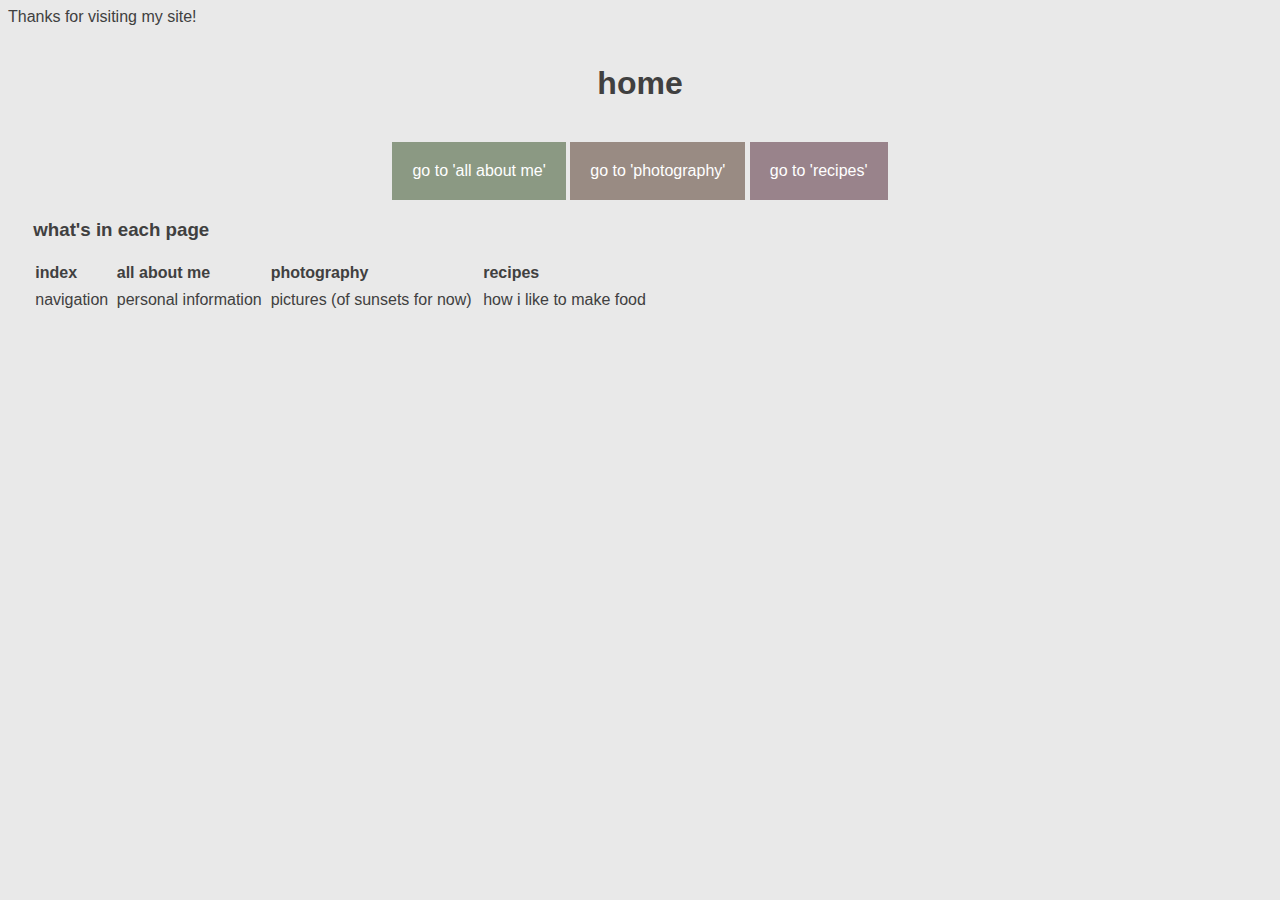
<file: index.html>
<!DOCTYPE html>
<html lang = "en">
<html>
    <head>
      <link rel="stylesheet" type="text/css" href="stylesa.css">
      <link rel="stylesheet" href="https://stackpath.bootstrapcdn.com/bootstrap/4.5.0/css/bootstrap.min.css" integrity="sha384-9aIt2nRpC12Uk9gS9baDl411NQApFmC26EwAOH8WgZl5MYYxFfc+NcPb1dKGj7Sk" crossorigin="anonymous">
      <meta charset = 'utf-8'>
      <title>my website: home</title>
    </head>
    <body>
      <div class = 'alert alert-success' role = 'alert'>
        Thanks for visiting my site!
      </div>
      <br>
      <h1 class = 'centered'>home</h1>
      <div class = 'centered'>
        <br>
        <input
          type="button"
          class = 'big-button'
          value = "go to 'all about me'"
          id = 'about_me'></input>
        <input
          type="button"
          class = 'big-button'
          value = "go to 'photography'"
          id = 'photography'></input>
          <input
            type="button"
            class = 'big-button'
            value = "go to 'recipes'"
            id = 'recipes'></input>
        <script>
          let button1 = document.getElementById('about_me')
          button1.onclick = () => {redirect('all_about_me.html')}
          let button2 = document.getElementById('photography')
          button2.onclick = () => {redirect('photography.html')}
          let button3 = document.getElementById('recipes')
          button3.onclick = () => {redirect('recipes.html')}
          function redirect (filename) {
            window.location.href = filename
          }
        </script>
      </div>
      <div class = 'indented-one'>
        <h3>what's in each page</h3>
        <table>
          <tr>
            <th>index</th>
            <th>all about me</th>
            <th>photography</th>
            <th>recipes</th>
          </tr>
          <tr>
            <td>navigation</td>
            <td>personal information</td>
            <td>pictures (of sunsets for now)</td>
            <td>how i like to make food</td>
          </tr>
        </table>
      </div>
      <div class="container">
        <div class="row">

        </div>

      </div>
    </body>
</html>
</file>
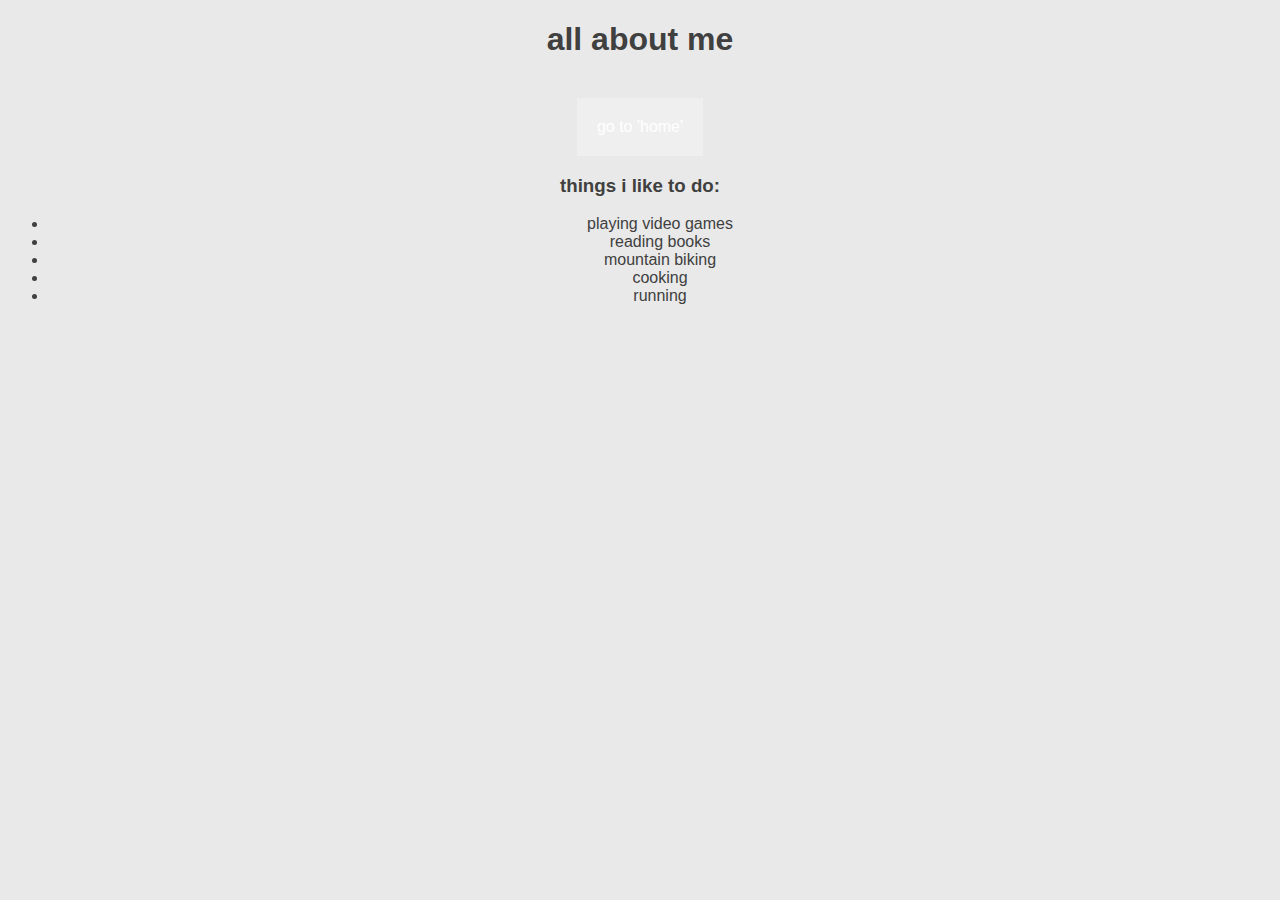
<file: all about me.html>
<!DOCTYPE html>
<html lang = "en">
<html>
    <head>
      <link rel="stylesheet" type="text/css" href="styles.css">
      <meta charset = 'utf-8'>
      <title>my website: all about me</title>
    </head>
    <body>
      <h1 class = 'centered'>all about me</h1>
      <div class = 'centered'>
        <br>
        <input
          type="button"
          class = 'big-button'
          value = "go to 'home'"
          id = 'about_me-home'>
        </input>
        <script>
          let button = document.getElementById('about_me-home')
          button.onclick = () => {redirect_to_home()}
          function redirect_to_home() {
            window.location.href = "index.html"
          }
        </script>
        <br>
        <h3>things i like to do:</h3>
        <ul>
          <li>playing video games</li>
          <li>reading books</li>
          <li>mountain biking</li>
          <li>cooking</li>
          <li>running</li>
        </ul>
      </div>
      <ul>

      </ul>
    </body>
</html>
</file>
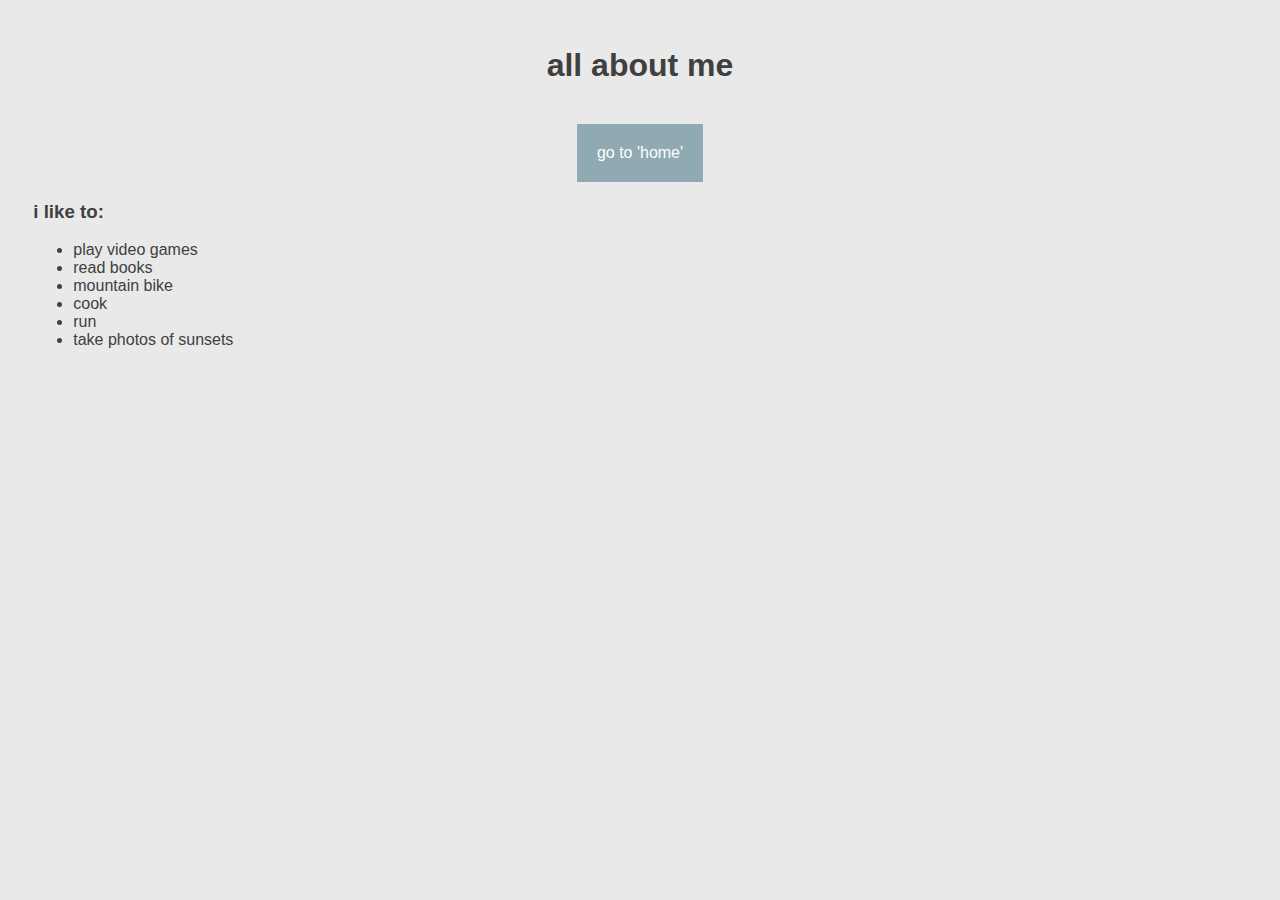
<file: all_about_me.html>
<!DOCTYPE html>
<html lang = "en">
<html>
    <head>
      <link rel="stylesheet" type="text/css" href="stylesa.css">
      <link rel="stylesheet" href="https://stackpath.bootstrapcdn.com/bootstrap/4.5.0/css/bootstrap.min.css" integrity="sha384-9aIt2nRpC12Uk9gS9baDl411NQApFmC26EwAOH8WgZl5MYYxFfc+NcPb1dKGj7Sk" crossorigin="anonymous">
      <meta charset = 'utf-8'>
      <title>my website: all about me</title>
    </head>
    <body>
      <br>
      <h1 class = 'centered'>all about me</h1>
      <div class = 'centered'>
        <br>
        <input
          type="button"
          class = 'big-button'
          value = "go to 'home'"
          id = 'home'>
        </input>
        <script>
          let button = document.getElementById('home')
          button.onclick = () => {redirect_to_home()}
          function redirect_to_home() {
            window.location.href = "index.html"
          }
        </script>
        <br>
      </div>
      <div class = "indented-one">
        <h3>i like to:</h3>
        <ul>
          <li>play video games</li>
          <li>read books</li>
          <li>mountain bike</li>
          <li>cook</li>
          <li>run</li>
          <li>take photos of sunsets</li>
        </ul>
      </div>
      <ul>

      </ul>
    </body>
</html>
</file>
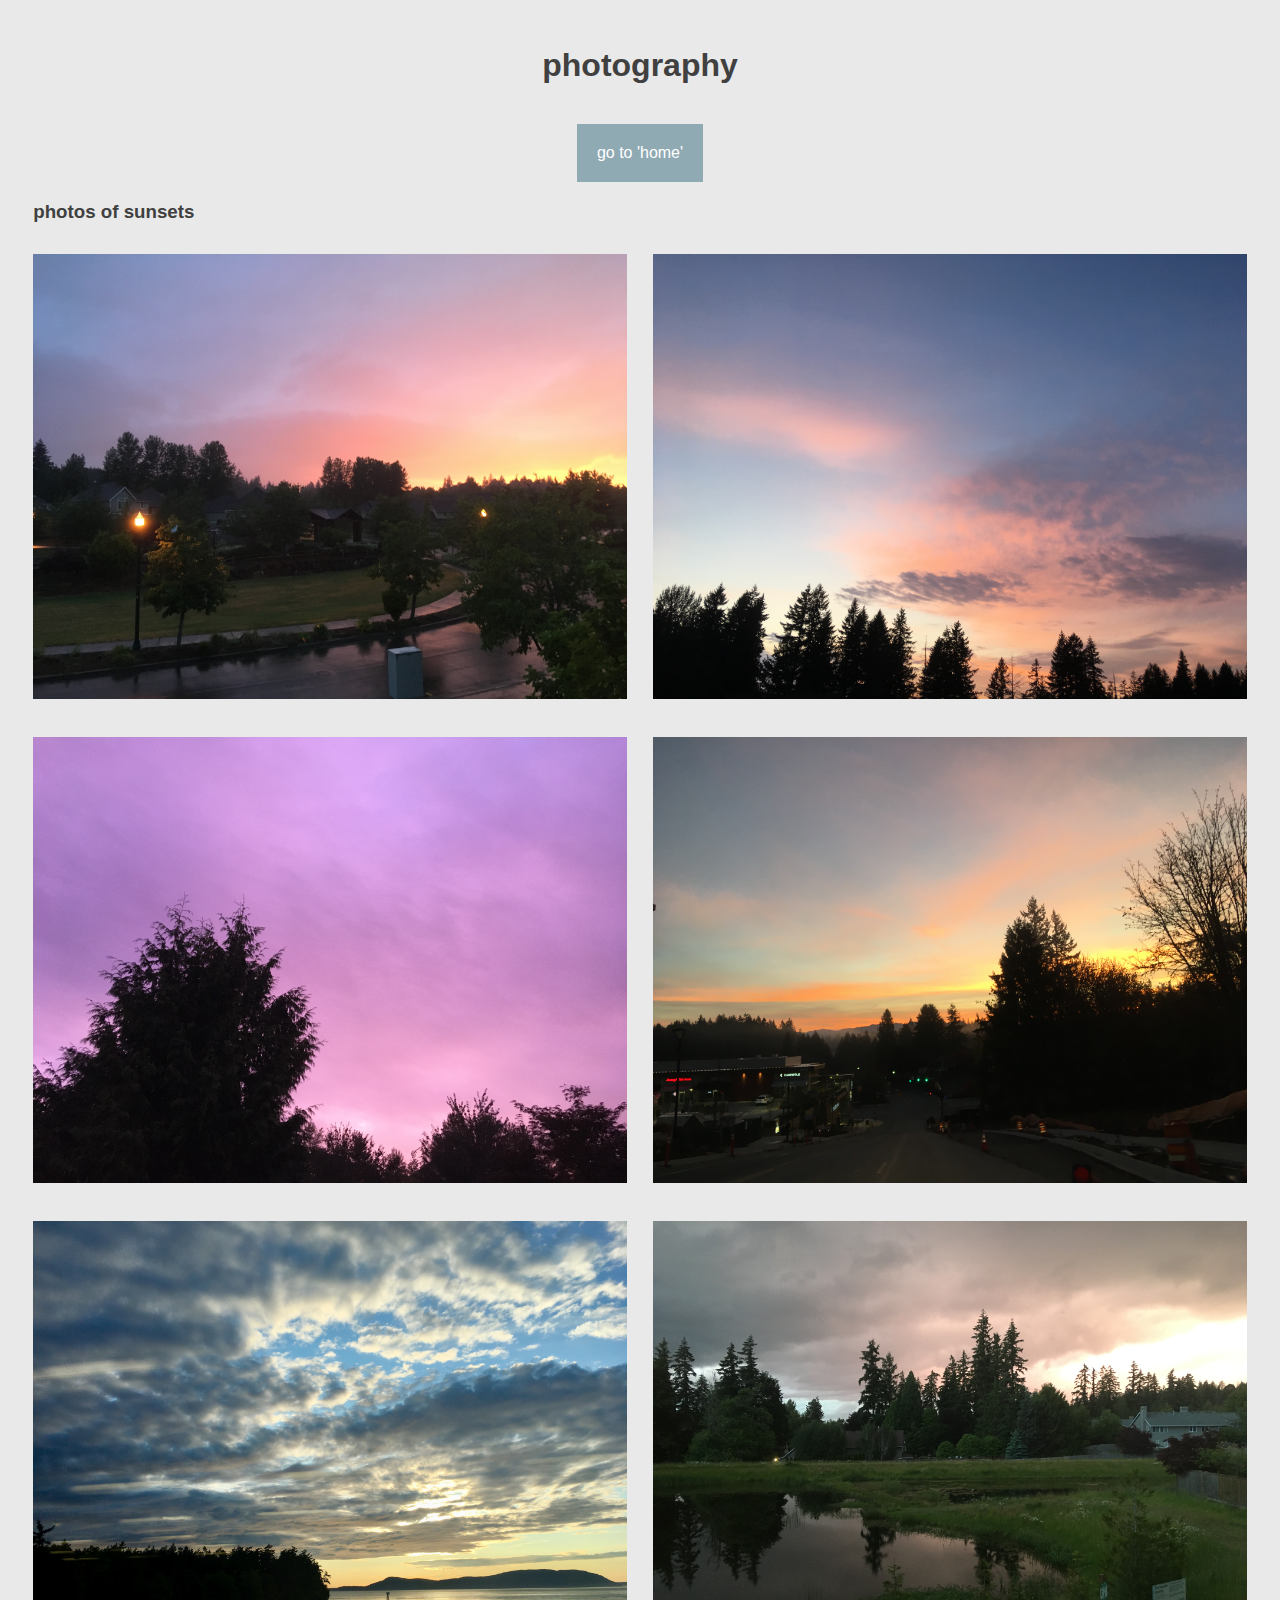
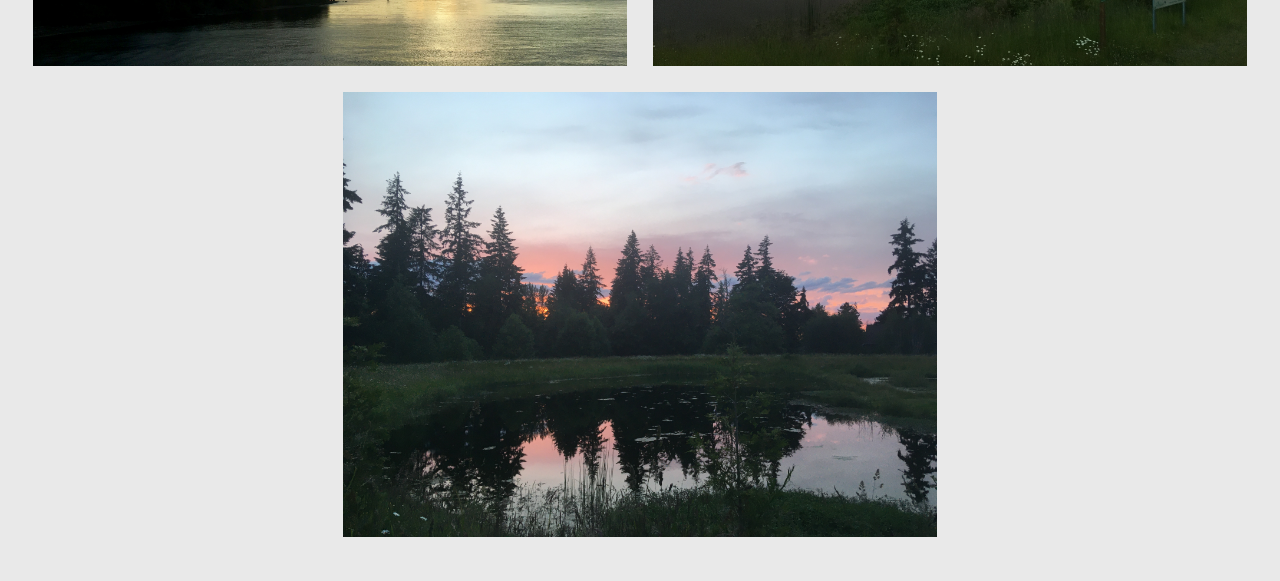
<file: photography.html>
<!DOCTYPE html>
<html lang = "en">
<html>
    <head>
      <link rel="stylesheet" type="text/css" href="stylesa.css">
      <link rel="stylesheet" href="https://stackpath.bootstrapcdn.com/bootstrap/4.5.0/css/bootstrap.min.css" integrity="sha384-9aIt2nRpC12Uk9gS9baDl411NQApFmC26EwAOH8WgZl5MYYxFfc+NcPb1dKGj7Sk" crossorigin="anonymous">
      <meta charset = 'utf-8'>
      <title>my website: photography</title>
    </head>
    <body>
      <br>
      <h1 class = 'centered'>photography</h1>
      <div class = 'centered'>
        <br>
        <input
          type="button"
          class = 'big-button'
          value = "go to 'home'"
          id = 'home'>
        </input>
        <script>
          let button = document.getElementById('home')
          button.onclick = () => {redirect_to_home()}
          function redirect_to_home() {
            window.location.href = "index.html"
          }
        </script>
        <br>
      </div>
      <div class = "indented-one">
        <h3 class = 'h3title'>photos of sunsets</h3>
      </div>
      <div>
        <span class>
          <img src = 'sunset_a.JPG' class = 'img-left col-lg-6 col-sm-10'></img>
          <img src = 'sunset_c.JPG' class = 'img-right col-lg-6 col-sm-10'></img>
        </span>
        <br><br>
        <span>
          <img src = 'sunset_d.JPG' class = 'img-left col-lg-6 col-sm-10'></img>
          <img src = 'sunset_e.JPG' class = 'img-right col-lg-6 col-sm-10'></img>
        </span>
        <br><br>
        <span>
          <img src = 'sunset_f.JPG' class = 'img-left col-lg-6 col-sm-10'></img>
          <img src = 'sunset_h.JPG' class = 'img-right col-lg-6 col-sm-10'></img>
        </span>
        <br><br>
        <span>
          <img src = 'sunset_i.JPG' class = 'img-center col-lg-6 col-sm-10'></img>
        </span>
        <br><br>
      </div>
    </body>
</html>
</file>
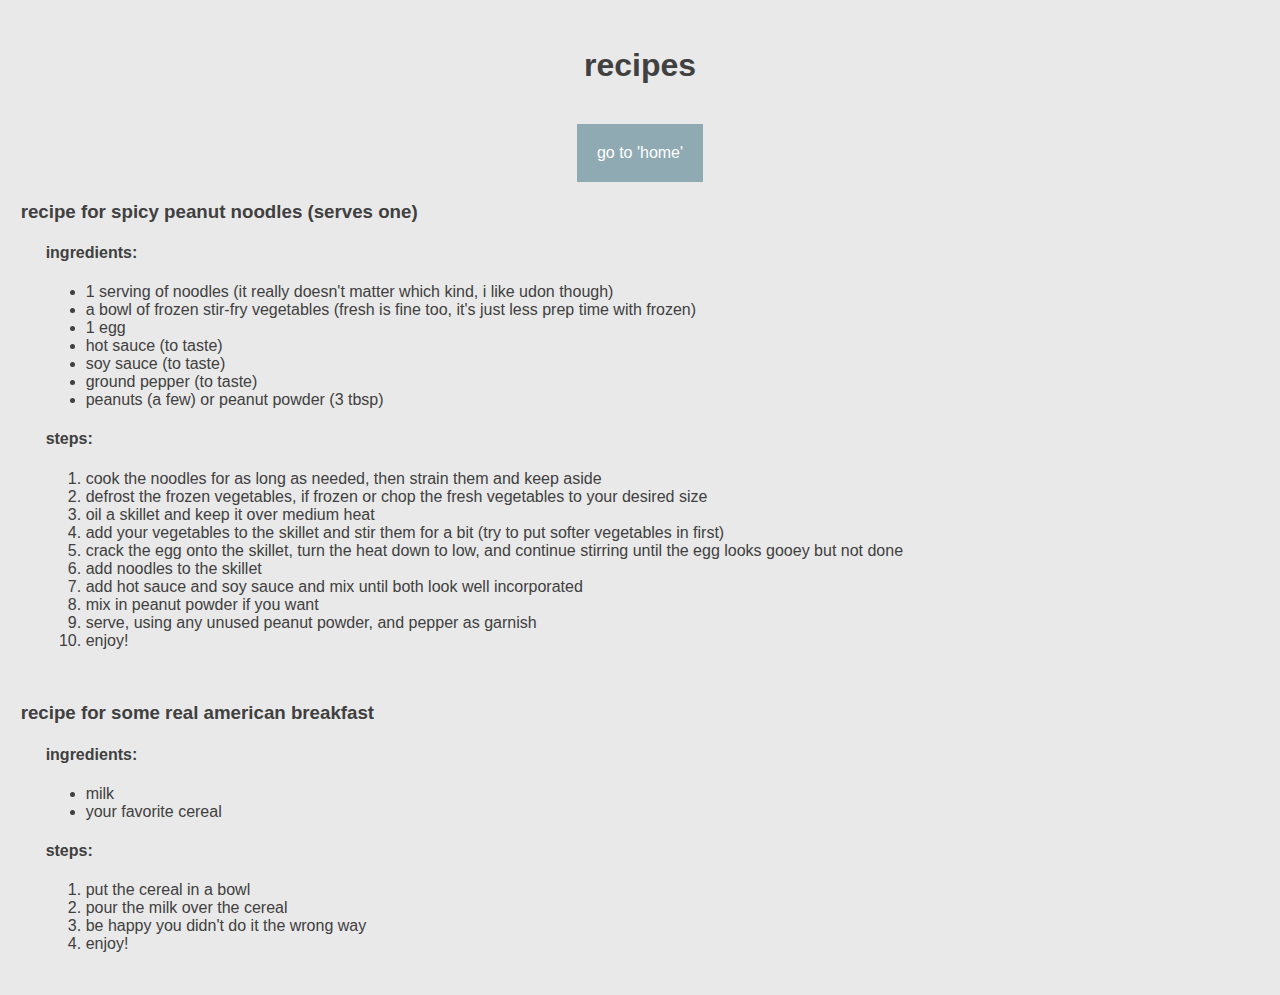
<file: recipes.html>
<!DOCTYPE html>
<html lang = "en">
<html>
    <head>
      <link rel="stylesheet" type="text/css" href="stylesa.css">
      <link rel="stylesheet" href="https://stackpath.bootstrapcdn.com/bootstrap/4.5.0/css/bootstrap.min.css" integrity="sha384-9aIt2nRpC12Uk9gS9baDl411NQApFmC26EwAOH8WgZl5MYYxFfc+NcPb1dKGj7Sk" crossorigin="anonymous">
      <meta charset = 'utf-8'>
      <title>my website: recipes</title>
    </head>
    <body>
      <br>
      <h1 class = 'centered'>recipes</h1>
      <div class = 'centered'>
        <br>
        <input
          type="button"
          class = 'big-button'
          value = "go to 'home'"
          id = 'home'>
        </input>
        <script>
          let button = document.getElementById('home')
          button.onclick = () => {redirect_to_home()}
          function redirect_to_home() {
            window.location.href = "index.html"
          }
        </script>
        <br>
      </div>
      <div class = "indented-less">
        <h3>recipe for spicy peanut noodles (serves one)</h3>
        <div class = 'indented-one'>
          <h4>ingredients:</h4>
          <ul>
            <li>1 serving of noodles (it really doesn't matter which kind, i like udon though)</li>
            <li>a bowl of frozen stir-fry vegetables (fresh is fine too, it's just less prep time with frozen)</li>
            <li>1 egg</li>
            <li>hot sauce (to taste)</li>
            <li>soy sauce (to taste)</li>
            <li>ground pepper (to taste)</li>
            <li>peanuts (a few) or peanut powder (3 tbsp)</li>
          </ul>
          <h4>steps:</h4>
          <ol>
            <li>cook the noodles for as long as needed, then strain them and keep aside</li>
            <li>
              defrost the frozen vegetables, if frozen or
              chop the fresh vegetables to your desired size
            </li>
            <li>oil a skillet and keep it over medium heat</li>
            <li>
              add your vegetables to the skillet and stir them for a bit
              (try to put softer vegetables in first)
            </li>
            <li>
              crack the egg onto the skillet,
              turn the heat down to low,
              and continue stirring until the egg looks gooey but not done
            </li>
            <li>add noodles to the skillet</li>
            <li>add hot sauce and soy sauce and mix until both look well incorporated</li>
            <li>mix in peanut powder if you want</li>
            <li>serve, using any unused peanut powder, and pepper as garnish</li>
            <li>enjoy!</li>
          </ol>
          <br>
        </div>
      </div>
      <div class = "indented-less">
        <h3>recipe for some real american breakfast</h3>
        <div class = 'indented-one'>
          <h4>ingredients:</h4>
          <ul>
            <li>milk</li>
            <li>your favorite cereal</li>
          </ul>
          <h4>steps:</h4>
          <ol>
            <li>put the cereal in a bowl</li>
            <li>pour the milk over the cereal</li>
            <li>be happy you didn't do it the wrong way</li>
            <li>enjoy!</li>
          </ol>
          <br>
        </div>
      </div>
    </body>
</html>
</file>
<file: stylesa.css>
body {
  font-family: Verdana, Helvetica, sans-serif;
  color: #404040;
  background-color: #e9e9e9; }

button {
  margin-left: 5%;
  margin-right: 5%; }

img {
  width: 47%; }

@media screen and (max-width: 600px) {
  .h3title {
    text-align: center; }

  button {
    margin-top: 0.5%; } }
table {
  width: 50%; }

td, th {
  text-align: left;
  padding: 0.5%; }

td:first-of-type, th:first-of-type {
  padding: 0%; }

.centered {
  text-align: center; }

.big-button {
  padding: 20px;
  border: none;
  color: white;
  font-size: 16px; }

.indented-one {
  padding-left: 2%; }

.indented-less {
  padding-left: 1%; }

.img-left {
  float: left;
  padding-left: 2%;
  padding-top: 1%;
  padding-bottom: 2%; }

.img-right {
  float: right;
  padding-right: 2%;
  padding-top: 1%;
  padding-bottom: 2%; }

.img-center {
  display: block;
  margin-left: auto;
  margin-right: auto; }

#home {
  background-color: #8faab3; }

#about_me {
  background-color: #8b9983; }

#photography {
  background-color: #998b83; }

#recipes {
  background-color: #99838b; }

/*# sourceMappingURL=stylesa.css.map */
</file>
<file: styles.css>
body {
  font-family: Verdana, Helvetica, sans-serif;
  color: #404040;
  background-color: #e9e9e9;
}

img {
  width: 47%;
}

@media screen and (max-width: 600px) {
  img, .img-left, .img-right, .img-center {
    width: 95%;
    display: block;
    margin-left: auto;
    margin-right: auto;
    padding: 0%;
  }
  .h3title {
    text-align: center;
  }
  button {
    margin-top: 0.5%;
  }
}

table {
  width: 50%;
}

td, th {
  text-align: left;
  padding: 0.5%;
}

td:first-of-type, th:first-of-type {
  padding: 0%;
}

.centered {
  text-align: center;
}

.big-button {
  padding: 20px;
  border: none;
  color: white;
  font-size: 16px;
}

.indented-one {
  padding-left: 2%;
}

.indented-less {
  padding-left: 1%;
}

.img-left {
  float: left;
  padding-left: 2%;
  padding-top: 1%;
  padding-bottom: 2%;
}

.img-right {
  float: right;
  padding-right: 2%;
  padding-top: 1%;
  padding-bottom: 2%;
}

.img-center {
  display: block;
  margin-left: auto;
  margin-right: auto;
}

#home {
  background-color: #8faab3;
}

#about_me {
    background-color: #8b9983;
}

#photography {
  background-color: #998b83;
}

#recipes {
  background-color: #99838b;
}
</file>
